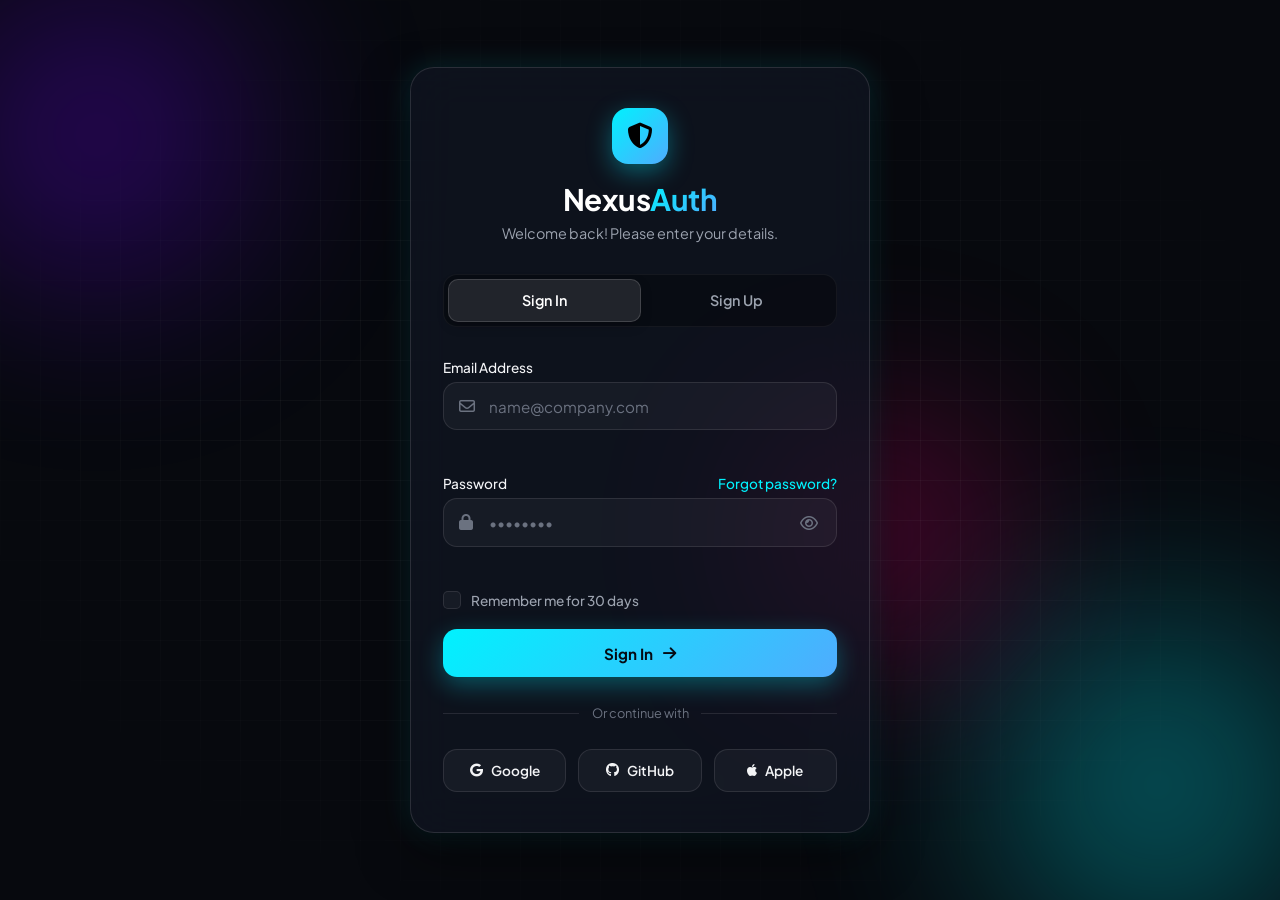
<file: index.html>
<!DOCTYPE html>
<html lang="en">
<head>
    <meta charset="UTF-8">
    <meta name="viewport" content="width=device-width, initial-scale=1.0">
    <title>NexusAuth - Modern Secure Portal</title>
    <!-- Google Fonts -->
    <link rel="preconnect" href="https://fonts.googleapis.com">
    <link rel="preconnect" href="https://fonts.gstatic.com" crossorigin>
    <link href="https://fonts.googleapis.com/css2?family=Plus+Jakarta+Sans:wght@300;400;500;600;700&display=swap" rel="stylesheet">
    <!-- Font Awesome Icons -->
    <link rel="stylesheet" href="https://cdnjs.cloudflare.com/ajax/libs/font-awesome/6.4.0/css/all.min.css">
    <!-- Main Stylesheet -->
    <link rel="stylesheet" href="style.css">
</head>
<body>
    <!-- Dynamic Ambient Background Mesh -->
    <div class="ambient-bg">
        <div class="orb orb-1"></div>
        <div class="orb orb-2"></div>
        <div class="orb orb-3"></div>
        <div class="grid-overlay"></div>
    </div>

    <!-- Toast Notification System -->
    <div id="toastContainer" class="toast-container" aria-live="polite"></div>

    <main class="main-wrapper">
        <!-- AUTH CONTAINER -->
        <div id="authCard" class="auth-card glass-panel">
            <!-- Brand Logo -->
            <div class="brand-header">
                <div class="logo-icon">
                    <i class="fa-solid fa-shield-halved"></i>
                </div>
                <h1 class="brand-title">Nexus<span>Auth</span></h1>
                <p class="brand-subtitle" id="formSubtitle">Welcome back! Please enter your details.</p>
            </div>

            <!-- Tab Controls -->
            <div class="auth-tabs" role="tablist">
                <button type="button" class="tab-btn active" id="tabSignIn" role="tab" aria-selected="true">Sign In</button>
                <button type="button" class="tab-btn" id="tabSignUp" role="tab" aria-selected="false">Sign Up</button>
            </div>

            <!-- SIGN IN FORM -->
            <form id="signInForm" class="auth-form active" novalidate>
                <div class="input-group">
                    <label for="loginEmail">Email Address</label>
                    <div class="input-wrapper">
                        <i class="fa-regular fa-envelope input-icon"></i>
                        <input type="email" id="loginEmail" placeholder="name@company.com" required autocomplete="email">
                    </div>
                    <span class="error-msg" id="loginEmailError"></span>
                </div>

                <div class="input-group">
                    <div class="label-row">
                        <label for="loginPassword">Password</label>
                        <button type="button" class="btn-link" id="btnForgotPassword">Forgot password?</button>
                    </div>
                    <div class="input-wrapper">
                        <i class="fa-solid fa-lock input-icon"></i>
                        <input type="password" id="loginPassword" placeholder="••••••••" required autocomplete="current-password">
                        <button type="button" class="toggle-password" aria-label="Toggle password visibility" data-target="loginPassword">
                            <i class="fa-regular fa-eye"></i>
                        </button>
                    </div>
                    <span class="error-msg" id="loginPasswordError"></span>
                </div>

                <div class="form-actions">
                    <label class="checkbox-container">
                        <input type="checkbox" id="rememberMe">
                        <span class="checkmark"></span>
                        <span class="checkbox-label">Remember me for 30 days</span>
                    </label>
                </div>

                <button type="submit" class="btn-primary" id="signInSubmitBtn">
                    <span class="btn-text">Sign In</span>
                    <i class="fa-solid fa-arrow-right btn-icon"></i>
                    <div class="spinner"></div>
                </button>

                <div class="divider">
                    <span>Or continue with</span>
                </div>

                <div class="social-auth">
                    <button type="button" class="btn-social" data-provider="Google">
                        <i class="fa-brands fa-google"></i>
                        <span>Google</span>
                    </button>
                    <button type="button" class="btn-social" data-provider="GitHub">
                        <i class="fa-brands fa-github"></i>
                        <span>GitHub</span>
                    </button>
                    <button type="button" class="btn-social" data-provider="Apple">
                        <i class="fa-brands fa-apple"></i>
                        <span>Apple</span>
                    </button>
                </div>
            </form>

            <!-- SIGN UP FORM -->
            <form id="signUpForm" class="auth-form" novalidate>
                <div class="input-group">
                    <label for="regName">Full Name</label>
                    <div class="input-wrapper">
                        <i class="fa-regular fa-user input-icon"></i>
                        <input type="text" id="regName" placeholder="Alex Morgan" required autocomplete="name">
                    </div>
                    <span class="error-msg" id="regNameError"></span>
                </div>

                <div class="input-group">
                    <label for="regEmail">Email Address</label>
                    <div class="input-wrapper">
                        <i class="fa-regular fa-envelope input-icon"></i>
                        <input type="email" id="regEmail" placeholder="name@company.com" required autocomplete="email">
                    </div>
                    <span class="error-msg" id="regEmailError"></span>
                </div>

                <div class="input-group">
                    <label for="regPassword">Password</label>
                    <div class="input-wrapper">
                        <i class="fa-solid fa-lock input-icon"></i>
                        <input type="password" id="regPassword" placeholder="Create a strong password" required autocomplete="new-password">
                        <button type="button" class="toggle-password" aria-label="Toggle password visibility" data-target="regPassword">
                            <i class="fa-regular fa-eye"></i>
                        </button>
                    </div>
                    <!-- Password Strength Meter -->
                    <div class="strength-meter">
                        <div class="strength-bar-track">
                            <div class="strength-bar-fill" id="strengthBar"></div>
                        </div>
                        <span class="strength-text" id="strengthText">Password Strength</span>
                    </div>
                    <ul class="password-rules">
                        <li id="ruleLength"><i class="fa-solid fa-circle-check"></i> At least 8 characters</li>
                        <li id="ruleUpper"><i class="fa-solid fa-circle-check"></i> Contains uppercase letter</li>
                        <li id="ruleNumber"><i class="fa-solid fa-circle-check"></i> Contains number</li>
                        <li id="ruleSpecial"><i class="fa-solid fa-circle-check"></i> Contains special character (!@#$)</li>
                    </ul>
                    <span class="error-msg" id="regPasswordError"></span>
                </div>

                <div class="input-group">
                    <label for="regConfirmPassword">Confirm Password</label>
                    <div class="input-wrapper">
                        <i class="fa-solid fa-shield-cat input-icon"></i>
                        <input type="password" id="regConfirmPassword" placeholder="Re-enter password" required autocomplete="new-password">
                    </div>
                    <span class="error-msg" id="regConfirmPasswordError"></span>
                </div>

                <div class="form-actions">
                    <label class="checkbox-container">
                        <input type="checkbox" id="acceptTerms" required>
                        <span class="checkmark"></span>
                        <span class="checkbox-label">I agree to the <a href="#" class="btn-link">Terms of Service</a> & <a href="#" class="btn-link">Privacy Policy</a></span>
                    </label>
                    <span class="error-msg" id="termsError"></span>
                </div>

                <button type="submit" class="btn-primary" id="signUpSubmitBtn">
                    <span class="btn-text">Create Account</span>
                    <i class="fa-solid fa-user-plus btn-icon"></i>
                    <div class="spinner"></div>
                </button>
            </form>

            <!-- FORGOT PASSWORD FORM -->
            <form id="forgotPasswordForm" class="auth-form" novalidate>
                <p class="forgot-desc">Enter your email address below and we'll send you a link to reset your password.</p>

                <div class="input-group">
                    <label for="resetEmail">Email Address</label>
                    <div class="input-wrapper">
                        <i class="fa-regular fa-envelope input-icon"></i>
                        <input type="email" id="resetEmail" placeholder="name@company.com" required autocomplete="email">
                    </div>
                    <span class="error-msg" id="resetEmailError"></span>
                </div>

                <button type="submit" class="btn-primary" id="resetSubmitBtn">
                    <span class="btn-text">Send Reset Link</span>
                    <i class="fa-solid fa-paper-plane btn-icon"></i>
                    <div class="spinner"></div>
                </button>

                <div class="back-to-login">
                    <button type="button" class="btn-link" id="btnBackToLogin">
                        <i class="fa-solid fa-arrow-left"></i> Back to Sign In
                    </button>
                </div>
            </form>
        </div>

        <!-- DASHBOARD CONTAINER (SHOWN AFTER SUCCESSFUL LOGIN) -->
        <div id="dashboardCard" class="dashboard-card glass-panel hidden">
            <div class="dash-header">
                <div class="user-avatar" id="dashAvatar">AM</div>
                <div class="dash-user-info">
                    <span class="welcome-badge"><i class="fa-solid fa-circle"></i> Authenticated</span>
                    <h2 id="dashUserName">Welcome back, Alex!</h2>
                    <p id="dashUserEmail">alex.morgan@example.com</p>
                </div>
            </div>

            <div class="dash-stats">
                <div class="stat-card">
                    <div class="stat-icon"><i class="fa-solid fa-shield-virus"></i></div>
                    <div class="stat-info">
                        <span class="stat-label">Security Health</span>
                        <span class="stat-value text-success">Excellent (98%)</span>
                    </div>
                </div>
                <div class="stat-card">
                    <div class="stat-icon"><i class="fa-solid fa-laptop-code"></i></div>
                    <div class="stat-info">
                        <span class="stat-label">Active Session</span>
                        <span class="stat-value">Chrome on Windows</span>
                    </div>
                </div>
                <div class="stat-card">
                    <div class="stat-icon"><i class="fa-regular fa-clock"></i></div>
                    <div class="stat-info">
                        <span class="stat-label">Last Activity</span>
                        <span class="stat-value" id="dashLastLogin">Just Now</span>
                    </div>
                </div>
            </div>

            <div class="dash-actions">
                <button type="button" class="btn-secondary" id="dashNotificationBtn">
                    <i class="fa-regular fa-bell"></i> Send Demo Alert
                </button>
                <button type="button" class="btn-primary btn-logout" id="btnLogout">
                    <i class="fa-solid fa-right-from-bracket"></i> Sign Out
                </button>
            </div>
        </div>
    </main>

    <!-- Script File -->
    <script src="script.js"></script>
</body>
</html>
</file>
<file: style.css>
/* ==========================================================================
   NexusAuth - Premium Glassmorphism & Cyberpunk-Inspired Theme
   ========================================================================== */

:root {
    /* Color Palette */
    --bg-dark: #07090e;
    --card-bg: rgba(18, 24, 38, 0.65);
    --card-border: rgba(255, 255, 255, 0.12);
    --card-glow: rgba(0, 242, 254, 0.15);
    
    --primary-gradient: linear-gradient(135deg, #00f2fe 0%, #4facfe 100%);
    --primary-hover: linear-gradient(135deg, #38f9d7 0%, #4facfe 100%);
    --accent-glow: #00f2fe;
    --accent-purple: #7000ff;
    
    --text-main: #f3f4f6;
    --text-muted: #9ca3af;
    --text-dim: #6b7280;
    
    --input-bg: rgba(255, 255, 255, 0.04);
    --input-border: rgba(255, 255, 255, 0.1);
    --input-focus-border: #00f2fe;
    
    --error: #f87171;
    --success: #34d399;
    --warning: #fbbf24;
    
    --radius-sm: 8px;
    --radius-md: 14px;
    --radius-lg: 24px;
    
    --transition-fast: 0.2s ease;
    --transition-normal: 0.3s cubic-bezier(0.16, 1, 0.3, 1);
}

/* Reset & Box Sizing */
* {
    margin: 0;
    padding: 0;
    box-sizing: border-box;
    font-family: 'Plus Jakarta Sans', -apple-system, BlinkMacSystemFont, sans-serif;
    -webkit-font-smoothing: antialiased;
}

body {
    background-color: var(--bg-dark);
    color: var(--text-main);
    min-height: 100vh;
    display: flex;
    justify-content: center;
    align-items: center;
    overflow-x: hidden;
    position: relative;
    padding: 1.5rem;
}

/* Dynamic Ambient Background Mesh */
.ambient-bg {
    position: fixed;
    top: 0;
    left: 0;
    width: 100vw;
    height: 100vh;
    z-index: 0;
    pointer-events: none;
    overflow: hidden;
}

.orb {
    position: absolute;
    border-radius: 50%;
    filter: blur(90px);
    opacity: 0.45;
    animation: floatOrb 18s infinite ease-in-out alternate;
}

.orb-1 {
    width: 450px;
    height: 450px;
    background: radial-gradient(circle, #7000ff 0%, rgba(112,0,255,0) 70%);
    top: -10%;
    left: -10%;
}

.orb-2 {
    width: 500px;
    height: 500px;
    background: radial-gradient(circle, #00f2fe 0%, rgba(0,242,254,0) 70%);
    bottom: -15%;
    right: -10%;
    animation-delay: -5s;
}

.orb-3 {
    width: 350px;
    height: 350px;
    background: radial-gradient(circle, #ff007f 0%, rgba(255,0,127,0) 70%);
    top: 40%;
    left: 55%;
    animation-delay: -10s;
}

.grid-overlay {
    position: absolute;
    inset: 0;
    background-image: 
        linear-gradient(to right, rgba(255, 255, 255, 0.03) 1px, transparent 1px),
        linear-gradient(to bottom, rgba(255, 255, 255, 0.03) 1px, transparent 1px);
    background-size: 40px 40px;
    mask-image: radial-gradient(ellipse at center, black 40%, transparent 80%);
}

@keyframes floatOrb {
    0% { transform: translate(0, 0) scale(1); }
    50% { transform: translate(60px, 40px) scale(1.1); }
    100% { transform: translate(-40px, 80px) scale(0.95); }
}

/* Main Container Layout */
.main-wrapper {
    position: relative;
    z-index: 10;
    width: 100%;
    max-width: 460px;
}

/* Glassmorphism Panel */
.glass-panel {
    background: var(--card-bg);
    backdrop-filter: blur(24px);
    -webkit-backdrop-filter: blur(24px);
    border: 1px solid var(--card-border);
    border-radius: var(--radius-lg);
    box-shadow: 0 20px 50px rgba(0, 0, 0, 0.5),
                0 0 30px var(--card-glow);
    padding: 2.5rem 2rem;
    transition: transform var(--transition-normal), opacity var(--transition-normal);
}

/* Brand Header */
.brand-header {
    text-align: center;
    margin-bottom: 2rem;
}

.logo-icon {
    width: 56px;
    height: 56px;
    margin: 0 auto 1rem;
    background: var(--primary-gradient);
    border-radius: 16px;
    display: flex;
    align-items: center;
    justify-content: center;
    font-size: 1.6rem;
    color: #000;
    box-shadow: 0 8px 25px rgba(0, 242, 254, 0.35);
}

.brand-title {
    font-size: 1.85rem;
    font-weight: 700;
    letter-spacing: -0.5px;
    color: #fff;
}

.brand-title span {
    background: var(--primary-gradient);
    -webkit-background-clip: text;
    -webkit-text-fill-color: transparent;
}

.brand-subtitle {
    color: var(--text-muted);
    font-size: 0.9rem;
    margin-top: 0.4rem;
}

/* Auth Tabs */
.auth-tabs {
    display: flex;
    background: rgba(0, 0, 0, 0.3);
    padding: 4px;
    border-radius: var(--radius-md);
    border: 1px solid rgba(255, 255, 255, 0.05);
    margin-bottom: 2rem;
}

.tab-btn {
    flex: 1;
    padding: 0.7rem 1rem;
    background: transparent;
    border: none;
    color: var(--text-muted);
    font-weight: 600;
    font-size: 0.9rem;
    border-radius: calc(var(--radius-md) - 4px);
    cursor: pointer;
    transition: all var(--transition-fast);
}

.tab-btn:hover {
    color: var(--text-main);
}

.tab-btn.active {
    background: rgba(255, 255, 255, 0.1);
    color: #fff;
    box-shadow: 0 4px 12px rgba(0, 0, 0, 0.2);
    border: 1px solid rgba(255, 255, 255, 0.15);
}

/* Auth Forms */
.auth-form {
    display: none;
    flex-direction: column;
    gap: 1.25rem;
}

.auth-form.active {
    display: flex;
    animation: fadeInForm 0.35s cubic-bezier(0.16, 1, 0.3, 1) forwards;
}

@keyframes fadeInForm {
    from {
        opacity: 0;
        transform: translateY(12px);
    }
    to {
        opacity: 1;
        transform: translateY(0);
    }
}

/* Input Groups & Wrappers */
.input-group {
    display: flex;
    flex-direction: column;
    gap: 0.4rem;
}

.label-row {
    display: flex;
    justify-content: space-between;
    align-items: center;
}

label {
    font-size: 0.85rem;
    font-weight: 500;
    color: var(--text-main);
}

.input-wrapper {
    position: relative;
    display: flex;
    align-items: center;
}

.input-icon {
    position: absolute;
    left: 1rem;
    color: var(--text-dim);
    font-size: 1rem;
    transition: color var(--transition-fast);
}

.input-wrapper input {
    width: 100%;
    padding: 0.85rem 1rem 0.85rem 2.8rem;
    background: var(--input-bg);
    border: 1px solid var(--input-border);
    border-radius: var(--radius-md);
    color: #fff;
    font-size: 0.95rem;
    outline: none;
    transition: all var(--transition-fast);
}

.input-wrapper input::placeholder {
    color: var(--text-dim);
}

.input-wrapper input:focus {
    border-color: var(--input-focus-border);
    background: rgba(255, 255, 255, 0.07);
    box-shadow: 0 0 15px rgba(0, 242, 254, 0.2);
}

.input-wrapper input:focus + .input-icon,
.input-wrapper input:not(:placeholder-shown) ~ .input-icon {
    color: var(--accent-glow);
}

/* Toggle Password Visibility Button */
.toggle-password {
    position: absolute;
    right: 0.8rem;
    background: transparent;
    border: none;
    color: var(--text-dim);
    font-size: 1rem;
    cursor: pointer;
    padding: 0.4rem;
    border-radius: 6px;
    transition: color var(--transition-fast);
}

.toggle-password:hover {
    color: var(--text-main);
}

/* Validation Errors */
.error-msg {
    color: var(--error);
    font-size: 0.78rem;
    min-height: 1rem;
    display: block;
    margin-top: 0.15rem;
}

.input-group.invalid input {
    border-color: var(--error);
    box-shadow: 0 0 12px rgba(248, 113, 113, 0.25);
}

.input-group.valid input {
    border-color: var(--success);
}

/* Checkbox Styling */
.form-actions {
    display: flex;
    flex-direction: column;
    gap: 0.2rem;
}

.checkbox-container {
    display: inline-flex;
    align-items: center;
    position: relative;
    cursor: pointer;
    user-select: none;
    font-size: 0.85rem;
    color: var(--text-muted);
}

.checkbox-container input {
    position: absolute;
    opacity: 0;
    cursor: pointer;
    height: 0;
    width: 0;
}

.checkmark {
    height: 18px;
    width: 18px;
    background-color: var(--input-bg);
    border: 1px solid var(--input-border);
    border-radius: 5px;
    margin-right: 0.6rem;
    transition: all var(--transition-fast);
    display: flex;
    align-items: center;
    justify-content: center;
}

.checkbox-container:hover input ~ .checkmark {
    border-color: var(--accent-glow);
}

.checkbox-container input:checked ~ .checkmark {
    background: var(--primary-gradient);
    border-color: transparent;
}

.checkmark:after {
    content: "\f00c";
    font-family: "Font Awesome 6 Free";
    font-weight: 900;
    color: #000;
    font-size: 10px;
    display: none;
}

.checkbox-container input:checked ~ .checkmark:after {
    display: block;
}

.checkbox-label {
    line-height: 1.3;
}

/* Buttons & Links */
.btn-link {
    background: transparent;
    border: none;
    color: var(--accent-glow);
    font-size: 0.85rem;
    font-weight: 500;
    cursor: pointer;
    text-decoration: none;
    transition: opacity var(--transition-fast);
}

.btn-link:hover {
    opacity: 0.8;
    text-decoration: underline;
}

.btn-primary {
    position: relative;
    width: 100%;
    padding: 0.9rem 1.5rem;
    background: var(--primary-gradient);
    border: none;
    border-radius: var(--radius-md);
    color: #050b14;
    font-size: 0.95rem;
    font-weight: 700;
    cursor: pointer;
    display: flex;
    align-items: center;
    justify-content: center;
    gap: 0.6rem;
    box-shadow: 0 8px 25px rgba(0, 242, 254, 0.3);
    transition: all var(--transition-normal);
    overflow: hidden;
}

.btn-primary:hover {
    transform: translateY(-2px);
    box-shadow: 0 12px 30px rgba(0, 242, 254, 0.45);
}

.btn-primary:active {
    transform: translateY(0);
}

.btn-primary.loading .btn-text,
.btn-primary.loading .btn-icon {
    opacity: 0;
    visibility: hidden;
}

.btn-primary.loading .spinner {
    display: block;
}

.spinner {
    display: none;
    position: absolute;
    width: 20px;
    height: 20px;
    border: 3px solid rgba(0, 0, 0, 0.2);
    border-top-color: #000;
    border-radius: 50%;
    animation: spin 0.8s linear infinite;
}

@keyframes spin {
    to { transform: rotate(360deg); }
}

/* Password Strength Meter */
.strength-meter {
    margin-top: 0.5rem;
}

.strength-bar-track {
    width: 100%;
    height: 5px;
    background: rgba(255, 255, 255, 0.1);
    border-radius: 3px;
    overflow: hidden;
    margin-bottom: 0.3rem;
}

.strength-bar-fill {
    height: 100%;
    width: 0%;
    border-radius: 3px;
    transition: width 0.3s ease, background-color 0.3s ease;
}

.strength-text {
    font-size: 0.75rem;
    color: var(--text-dim);
}

.password-rules {
    list-style: none;
    margin-top: 0.6rem;
    display: flex;
    flex-direction: column;
    gap: 0.3rem;
}

.password-rules li {
    font-size: 0.78rem;
    color: var(--text-dim);
    display: flex;
    align-items: center;
    gap: 0.5rem;
    transition: color var(--transition-fast);
}

.password-rules li i {
    font-size: 0.8rem;
    opacity: 0.3;
}

.password-rules li.met {
    color: var(--success);
}

.password-rules li.met i {
    opacity: 1;
}

/* Social Login Divider */
.divider {
    display: flex;
    align-items: center;
    text-align: center;
    margin: 0.5rem 0;
    color: var(--text-dim);
    font-size: 0.8rem;
}

.divider::before,
.divider::after {
    content: '';
    flex: 1;
    border-bottom: 1px solid rgba(255, 255, 255, 0.1);
}

.divider span {
    padding: 0 0.8rem;
}

/* Social Buttons */
.social-auth {
    display: flex;
    gap: 0.75rem;
}

.btn-social {
    flex: 1;
    padding: 0.75rem;
    background: rgba(255, 255, 255, 0.04);
    border: 1px solid var(--input-border);
    border-radius: var(--radius-md);
    color: var(--text-main);
    font-size: 0.85rem;
    font-weight: 600;
    cursor: pointer;
    display: flex;
    align-items: center;
    justify-content: center;
    gap: 0.5rem;
    transition: all var(--transition-fast);
}

.btn-social:hover {
    background: rgba(255, 255, 255, 0.08);
    border-color: rgba(255, 255, 255, 0.25);
    transform: translateY(-1px);
}

.forgot-desc {
    color: var(--text-muted);
    font-size: 0.88rem;
    line-height: 1.5;
    margin-bottom: 0.5rem;
}

.back-to-login {
    text-align: center;
    margin-top: 0.5rem;
}

/* ==========================================================================
   Dashboard View Styles
   ========================================================================== */
.dashboard-card {
    display: flex;
    flex-direction: column;
    gap: 1.5rem;
}

.dashboard-card.hidden {
    display: none;
}

.dash-header {
    display: flex;
    align-items: center;
    gap: 1.2rem;
    padding-bottom: 1.2rem;
    border-bottom: 1px solid rgba(255, 255, 255, 0.1);
}

.user-avatar {
    width: 60px;
    height: 60px;
    background: var(--primary-gradient);
    border-radius: 50%;
    color: #000;
    font-weight: 700;
    font-size: 1.3rem;
    display: flex;
    align-items: center;
    justify-content: center;
    box-shadow: 0 0 20px rgba(0, 242, 254, 0.4);
}

.welcome-badge {
    display: inline-flex;
    align-items: center;
    gap: 0.4rem;
    font-size: 0.75rem;
    color: var(--success);
    font-weight: 600;
    text-transform: uppercase;
    letter-spacing: 0.5px;
    margin-bottom: 0.2rem;
}

.welcome-badge i {
    font-size: 8px;
    animation: pulse 1.5s infinite;
}

@keyframes pulse {
    0%, 100% { opacity: 1; }
    50% { opacity: 0.4; }
}

.dash-user-info h2 {
    font-size: 1.3rem;
    font-weight: 700;
}

.dash-user-info p {
    font-size: 0.85rem;
    color: var(--text-muted);
}

.dash-stats {
    display: flex;
    flex-direction: column;
    gap: 0.8rem;
}

.stat-card {
    background: rgba(255, 255, 255, 0.03);
    border: 1px solid rgba(255, 255, 255, 0.07);
    padding: 0.9rem 1rem;
    border-radius: var(--radius-md);
    display: flex;
    align-items: center;
    gap: 1rem;
}

.stat-icon {
    width: 40px;
    height: 40px;
    background: rgba(0, 242, 254, 0.1);
    color: var(--accent-glow);
    border-radius: 10px;
    display: flex;
    align-items: center;
    justify-content: center;
    font-size: 1.1rem;
}

.stat-info {
    display: flex;
    flex-direction: column;
}

.stat-label {
    font-size: 0.75rem;
    color: var(--text-muted);
}

.stat-value {
    font-size: 0.9rem;
    font-weight: 600;
    color: #fff;
}

.text-success {
    color: var(--success);
}

.dash-actions {
    display: flex;
    gap: 0.8rem;
}

.btn-secondary {
    flex: 1;
    padding: 0.85rem;
    background: rgba(255, 255, 255, 0.06);
    border: 1px solid var(--input-border);
    border-radius: var(--radius-md);
    color: #fff;
    font-weight: 600;
    font-size: 0.85rem;
    cursor: pointer;
    display: flex;
    align-items: center;
    justify-content: center;
    gap: 0.5rem;
    transition: all var(--transition-fast);
}

.btn-secondary:hover {
    background: rgba(255, 255, 255, 0.12);
}

.btn-logout {
    flex: 1;
    background: linear-gradient(135deg, #ef4444 0%, #dc2626 100%);
    box-shadow: 0 8px 25px rgba(239, 68, 68, 0.3);
    color: #fff;
}

.btn-logout:hover {
    box-shadow: 0 12px 30px rgba(239, 68, 68, 0.45);
}

/* ==========================================================================
   Toast Notification System
   ========================================================================== */
.toast-container {
    position: fixed;
    top: 1.5rem;
    right: 1.5rem;
    z-index: 100;
    display: flex;
    flex-direction: column;
    gap: 0.75rem;
    pointer-events: none;
}

.toast {
    pointer-events: auto;
    min-width: 280px;
    max-width: 380px;
    background: rgba(18, 24, 38, 0.95);
    backdrop-filter: blur(16px);
    border: 1px solid var(--card-border);
    border-radius: var(--radius-md);
    padding: 0.9rem 1.1rem;
    display: flex;
    align-items: center;
    gap: 0.8rem;
    box-shadow: 0 10px 30px rgba(0, 0, 0, 0.4);
    animation: toastIn 0.35s cubic-bezier(0.16, 1, 0.3, 1) forwards;
    transition: all var(--transition-fast);
}

.toast.toast-out {
    animation: toastOut 0.3s forwards;
}

@keyframes toastIn {
    from {
        opacity: 0;
        transform: translateX(40px) scale(0.95);
    }
    to {
        opacity: 1;
        transform: translateX(0) scale(1);
    }
}

@keyframes toastOut {
    to {
        opacity: 0;
        transform: translateX(40px) scale(0.95);
    }
}

.toast-icon {
    font-size: 1.2rem;
}

.toast-success .toast-icon { color: var(--success); }
.toast-error .toast-icon { color: var(--error); }
.toast-info .toast-icon { color: var(--accent-glow); }

.toast-content {
    flex: 1;
}

.toast-title {
    font-size: 0.85rem;
    font-weight: 700;
    color: #fff;
}

.toast-message {
    font-size: 0.78rem;
    color: var(--text-muted);
    margin-top: 0.1rem;
}

/* Responsive adjustments */
@media (max-width: 480px) {
    .glass-panel {
        padding: 2rem 1.25rem;
    }
    .social-auth {
        flex-direction: column;
    }
    .dash-actions {
        flex-direction: column;
    }
}
</file>
